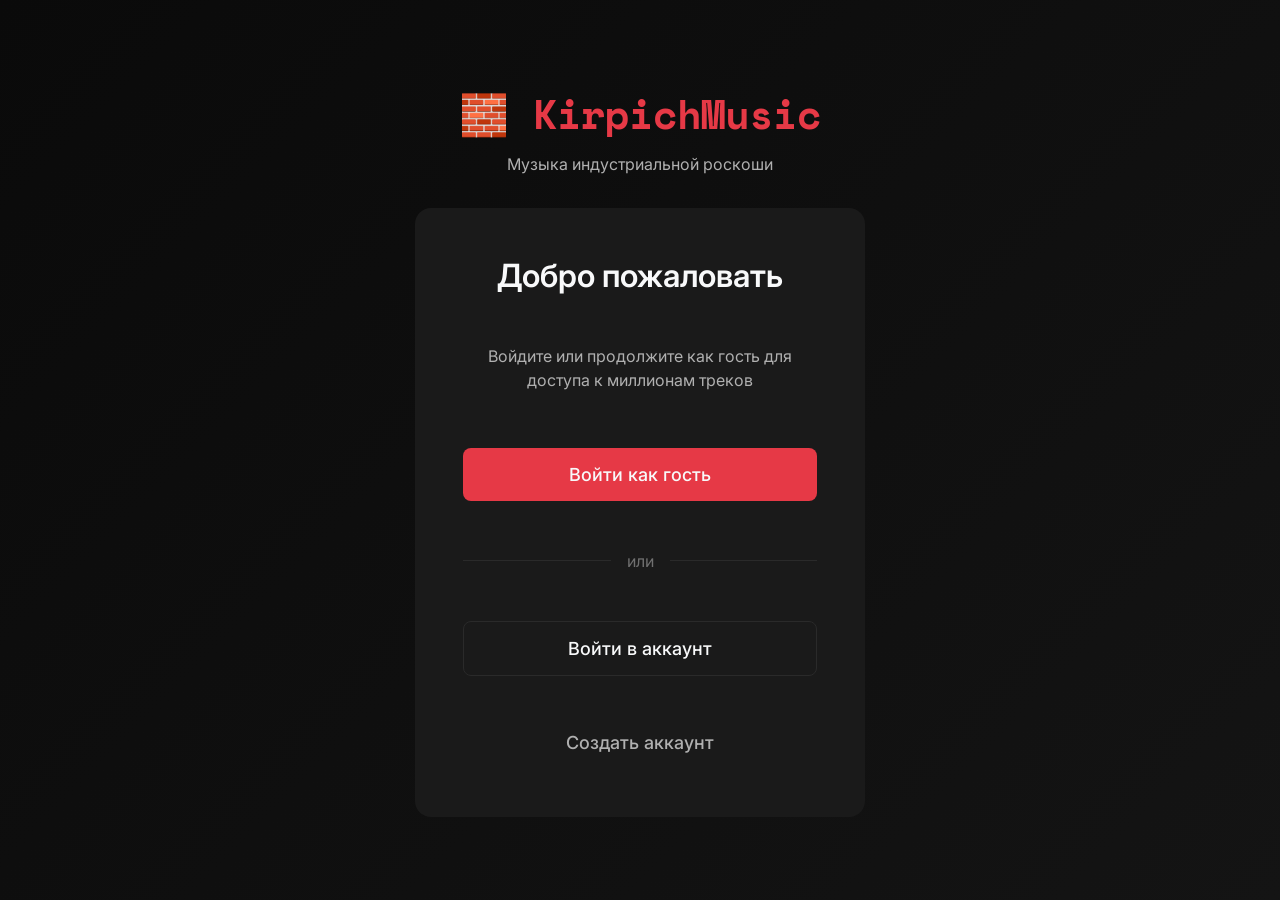
<file: index.html>
<!DOCTYPE html>
<html lang="ru">
<head>
    <meta charset="UTF-8">
    <meta name="viewport" content="width=device-width, initial-scale=1.0">
    <meta name="description" content="KirpichMusic - Современный музыкальный стриминг-сервис">
    <title>KirpichMusic</title>
    
    <link rel="preconnect" href="https://fonts.googleapis.com">
    <link rel="preconnect" href="https://fonts.gstatic.com" crossorigin>
    <link href="https://fonts.googleapis.com/css2?family=Inter:wght@300;400;500;600;700&family=Space+Mono:wght@400;700&display=swap" rel="stylesheet">
    
    <link rel="stylesheet" href="css/base.css">
    <link rel="stylesheet" href="css/components.css">
    <link rel="stylesheet" href="css/layout.css">
    <link rel="stylesheet" href="css/pages.css">
    <link rel="stylesheet" href="css/animations.css">
    <link rel="stylesheet" href="css/admin.css">
</head>
<body>
    <div id="app"></div>
    
    <script src="js/utils.js"></script>
    <script src="js/panels.js"></script>
    <script src="js/auth.js"></script>
    <script src="js/data.js"></script>
    <script src="js/state.js"></script>
    <script src="js/components.js"></script>
    <script src="js/admin.js"></script>
    <script src="js/app.js"></script>
</body>
</html>
</file>
<file: css/base.css>
:root {
    /* Industrial Luxury Color Palette */
    --color-bg-primary: #0a0a0a;
    --color-bg-secondary: #141414;
    --color-bg-tertiary: #1e1e1e;
    --color-bg-elevated: #282828;
    
    --color-surface: #1a1a1a;
    --color-surface-hover: #252525;
    --color-surface-active: #303030;
    
    --color-accent-primary: #e63946;
    --color-accent-secondary: #f1faee;
    --color-accent-tertiary: #457b9d;
    --color-accent-gold: #d4af37;
    
    --color-text-primary: #f8f9fa;
    --color-text-secondary: #b0b0b0;
    --color-text-tertiary: #707070;
    --color-text-disabled: #505050;
    
    --color-border: #2a2a2a;
    --color-border-focus: #3a3a3a;
    
    --color-success: #06d6a0;
    --color-warning: #ffd60a;
    --color-error: #ef476f;
    --color-info: #118ab2;
    
    /* Spacing */
    --space-xs: 4px;
    --space-sm: 8px;
    --space-md: 16px;
    --space-lg: 24px;
    --space-xl: 32px;
    --space-xxl: 48px;
    --space-xxxl: 64px;
    
    /* Typography */
    --font-primary: 'Inter', -apple-system, BlinkMacSystemFont, 'Segoe UI', sans-serif;
    --font-mono: 'Space Mono', 'Courier New', monospace;
    
    --font-size-xs: 0.75rem;
    --font-size-sm: 0.875rem;
    --font-size-base: 1rem;
    --font-size-lg: 1.125rem;
    --font-size-xl: 1.25rem;
    --font-size-2xl: 1.5rem;
    --font-size-3xl: 2rem;
    --font-size-4xl: 2.5rem;
    
    --line-height-tight: 1.25;
    --line-height-normal: 1.5;
    --line-height-relaxed: 1.75;
    
    /* Shadows */
    --shadow-sm: 0 1px 2px rgba(0, 0, 0, 0.5);
    --shadow-md: 0 4px 6px rgba(0, 0, 0, 0.6);
    --shadow-lg: 0 10px 15px rgba(0, 0, 0, 0.7);
    --shadow-xl: 0 20px 25px rgba(0, 0, 0, 0.8);
    
    /* Border Radius */
    --radius-sm: 4px;
    --radius-md: 8px;
    --radius-lg: 12px;
    --radius-xl: 16px;
    --radius-full: 9999px;
    
    /* Transitions */
    --transition-fast: 150ms cubic-bezier(0.4, 0, 0.2, 1);
    --transition-base: 250ms cubic-bezier(0.4, 0, 0.2, 1);
    --transition-slow: 350ms cubic-bezier(0.4, 0, 0.2, 1);
    
    /* Z-index */
    --z-dropdown: 1000;
    --z-sticky: 1020;
    --z-fixed: 1030;
    --z-modal-backdrop: 1040;
    --z-modal: 1050;
    --z-popover: 1060;
    --z-tooltip: 1070;
    
    /* Layout */
    --header-height: 64px;
    --player-height: 88px;
    --sidebar-width: 240px;
    --content-max-width: 1600px;
}

*, *::before, *::after {
    box-sizing: border-box;
    margin: 0;
    padding: 0;
}

html {
    font-size: 16px;
    -webkit-font-smoothing: antialiased;
    -moz-osx-font-smoothing: grayscale;
}

body {
    font-family: var(--font-primary);
    font-size: var(--font-size-base);
    line-height: var(--line-height-normal);
    color: var(--color-text-primary);
    background-color: var(--color-bg-primary);
    overflow-x: hidden;
}

#app {
    min-height: 100vh;
}

h1, h2, h3, h4, h5, h6 {
    font-weight: 600;
    line-height: var(--line-height-tight);
    margin-bottom: var(--space-md);
}

h1 {
    font-size: var(--font-size-4xl);
}

h2 {
    font-size: var(--font-size-3xl);
}

h3 {
    font-size: var(--font-size-2xl);
}

h4 {
    font-size: var(--font-size-xl);
}

h5 {
    font-size: var(--font-size-lg);
}

h6 {
    font-size: var(--font-size-base);
}

p {
    margin-bottom: var(--space-md);
}

a {
    color: var(--color-accent-secondary);
    text-decoration: none;
    transition: color var(--transition-fast);
}

a:hover {
    color: var(--color-accent-primary);
}

button {
    font-family: inherit;
    cursor: pointer;
    border: none;
    background: none;
}

input, textarea, select {
    font-family: inherit;
    font-size: inherit;
    color: inherit;
}

img {
    max-width: 100%;
    height: auto;
    display: block;
}

ul, ol {
    list-style: none;
}

svg {
    display: block;
    fill: currentColor;
}

:focus-visible {
    outline: 2px solid var(--color-accent-primary);
    outline-offset: 2px;
}

::selection {
    background-color: var(--color-accent-primary);
    color: var(--color-text-primary);
}

::-webkit-scrollbar {
    width: 12px;
    height: 12px;
}

::-webkit-scrollbar-track {
    background: var(--color-bg-secondary);
}

::-webkit-scrollbar-thumb {
    background: var(--color-bg-elevated);
    border-radius: var(--radius-full);
}

::-webkit-scrollbar-thumb:hover {
    background: var(--color-surface-hover);
}

.text-xs { font-size: var(--font-size-xs); }
.text-sm { font-size: var(--font-size-sm); }
.text-base { font-size: var(--font-size-base); }
.text-lg { font-size: var(--font-size-lg); }
.text-xl { font-size: var(--font-size-xl); }
.text-2xl { font-size: var(--font-size-2xl); }
.text-3xl { font-size: var(--font-size-3xl); }
.text-4xl { font-size: var(--font-size-4xl); }

.font-normal { font-weight: 400; }
.font-medium { font-weight: 500; }
.font-semibold { font-weight: 600; }
.font-bold { font-weight: 700; }

.text-primary { color: var(--color-text-primary); }
.text-secondary { color: var(--color-text-secondary); }
.text-tertiary { color: var(--color-text-tertiary); }
.text-accent { color: var(--color-accent-primary); }
.text-gold { color: var(--color-accent-gold); }

.mono { font-family: var(--font-mono); }

.truncate {
    overflow: hidden;
    text-overflow: ellipsis;
    white-space: nowrap;
}

.line-clamp-2 {
    display: -webkit-box;
    -webkit-line-clamp: 2;
    -webkit-box-orient: vertical;
    overflow: hidden;
}

.line-clamp-3 {
    display: -webkit-box;
    -webkit-line-clamp: 3;
    -webkit-box-orient: vertical;
    overflow: hidden;
}

@media (max-width: 768px) {
    :root {
        --font-size-3xl: 1.75rem;
        --font-size-4xl: 2rem;
        --header-height: 56px;
        --player-height: 72px;
        --sidebar-width: 100%;
    }
}
</file>
<file: css/components.css>
/* Buttons */
.btn {
    display: inline-flex;
    align-items: center;
    justify-content: center;
    gap: var(--space-sm);
    padding: var(--space-sm) var(--space-lg);
    font-weight: 500;
    border-radius: var(--radius-md);
    transition: all var(--transition-fast);
    white-space: nowrap;
    user-select: none;
}

.btn:disabled {
    opacity: 0.5;
    cursor: not-allowed;
}

.btn-primary {
    background-color: var(--color-accent-primary);
    color: var(--color-text-primary);
}

.btn-primary:hover:not(:disabled) {
    background-color: #d32f3c;
    transform: translateY(-1px);
    box-shadow: var(--shadow-md);
}

.btn-secondary {
    background-color: var(--color-surface);
    color: var(--color-text-primary);
    border: 1px solid var(--color-border);
}

.btn-secondary:hover:not(:disabled) {
    background-color: var(--color-surface-hover);
    border-color: var(--color-border-focus);
}

.btn-ghost {
    color: var(--color-text-secondary);
}

.btn-ghost:hover:not(:disabled) {
    color: var(--color-text-primary);
    background-color: var(--color-surface);
}

.btn-icon {
    padding: var(--space-sm);
    width: 40px;
    height: 40px;
    border-radius: var(--radius-full);
}

.btn-sm {
    padding: var(--space-xs) var(--space-md);
    font-size: var(--font-size-sm);
}

.btn-lg {
    padding: var(--space-md) var(--space-xl);
    font-size: var(--font-size-lg);
}

/* Cards */
.card {
    background-color: var(--color-surface);
    border-radius: var(--radius-lg);
    overflow: hidden;
    transition: all var(--transition-base);
}

.card:hover {
    background-color: var(--color-surface-hover);
    transform: translateY(-2px);
    box-shadow: var(--shadow-lg);
}

.card-body {
    padding: var(--space-lg);
}

.card-cover {
    width: 100%;
    aspect-ratio: 1;
    object-fit: cover;
    background-color: var(--color-bg-elevated);
}

.card-title {
    font-size: var(--font-size-base);
    font-weight: 600;
    margin-bottom: var(--space-xs);
}

.card-subtitle {
    font-size: var(--font-size-sm);
    color: var(--color-text-secondary);
}

/* Inputs */
.input {
    width: 100%;
    padding: var(--space-md);
    background-color: var(--color-surface);
    border: 1px solid var(--color-border);
    border-radius: var(--radius-md);
    color: var(--color-text-primary);
    transition: all var(--transition-fast);
}

.input:focus {
    outline: none;
    border-color: var(--color-accent-primary);
    background-color: var(--color-surface-hover);
}

.input::placeholder {
    color: var(--color-text-tertiary);
}

.input-group {
    position: relative;
}

.input-group-icon {
    position: absolute;
    left: var(--space-md);
    top: 50%;
    transform: translateY(-50%);
    color: var(--color-text-tertiary);
    pointer-events: none;
}

.input-group .input {
    padding-left: var(--space-xxl);
}

/* Modal */
.modal-backdrop {
    position: fixed;
    inset: 0;
    background-color: rgba(0, 0, 0, 0.8);
    backdrop-filter: blur(4px);
    z-index: var(--z-modal-backdrop);
    display: flex;
    align-items: center;
    justify-content: center;
    padding: var(--space-lg);
    animation: fadeIn var(--transition-base);
}

.modal {
    background-color: var(--color-bg-secondary);
    border-radius: var(--radius-xl);
    box-shadow: var(--shadow-xl);
    max-width: 500px;
    width: 100%;
    max-height: 90vh;
    overflow-y: auto;
    animation: slideUp var(--transition-base);
    z-index: var(--z-modal);
}

.modal-header {
    padding: var(--space-xl);
    border-bottom: 1px solid var(--color-border);
    display: flex;
    align-items: center;
    justify-content: space-between;
}

.modal-title {
    font-size: var(--font-size-2xl);
    font-weight: 600;
    margin: 0;
}

.modal-body {
    padding: var(--space-xl);
}

.modal-footer {
    padding: var(--space-xl);
    border-top: 1px solid var(--color-border);
    display: flex;
    gap: var(--space-md);
    justify-content: flex-end;
}

/* Dropdown */
.dropdown {
    position: relative;
}

.dropdown-menu {
    position: absolute;
    top: calc(100% + var(--space-xs));
    right: 0;
    background-color: var(--color-bg-elevated);
    border: 1px solid var(--color-border);
    border-radius: var(--radius-lg);
    box-shadow: var(--shadow-lg);
    min-width: 200px;
    z-index: var(--z-dropdown);
    animation: slideDown var(--transition-fast);
    overflow: hidden;
}

.dropdown-item {
    display: flex;
    align-items: center;
    gap: var(--space-md);
    padding: var(--space-md) var(--space-lg);
    color: var(--color-text-primary);
    transition: background-color var(--transition-fast);
    cursor: pointer;
}

.dropdown-item:hover {
    background-color: var(--color-surface-hover);
}

.dropdown-divider {
    height: 1px;
    background-color: var(--color-border);
    margin: var(--space-xs) 0;
}

/* Avatar */
.avatar {
    width: 40px;
    height: 40px;
    border-radius: var(--radius-full);
    overflow: hidden;
    background-color: var(--color-bg-elevated);
    display: flex;
    align-items: center;
    justify-content: center;
    font-weight: 600;
    color: var(--color-text-secondary);
}

.avatar img {
    width: 100%;
    height: 100%;
    object-fit: cover;
}

.avatar-sm {
    width: 32px;
    height: 32px;
    font-size: var(--font-size-sm);
}

.avatar-lg {
    width: 64px;
    height: 64px;
    font-size: var(--font-size-xl);
}

.avatar-xl {
    width: 128px;
    height: 128px;
    font-size: var(--font-size-3xl);
}

/* Badge */
.badge {
    display: inline-flex;
    align-items: center;
    padding: var(--space-xs) var(--space-sm);
    font-size: var(--font-size-xs);
    font-weight: 600;
    border-radius: var(--radius-full);
    text-transform: uppercase;
    letter-spacing: 0.05em;
}

.badge-primary {
    background-color: var(--color-accent-primary);
    color: var(--color-text-primary);
}

.badge-secondary {
    background-color: var(--color-surface);
    color: var(--color-text-secondary);
}

.badge-success {
    background-color: var(--color-success);
    color: var(--color-bg-primary);
}

.badge-gold {
    background-color: var(--color-accent-gold);
    color: var(--color-bg-primary);
}

/* Progress Bar */
.progress {
    width: 100%;
    height: 4px;
    background-color: var(--color-surface);
    border-radius: var(--radius-full);
    overflow: hidden;
    cursor: pointer;
}

.progress-bar {
    height: 100%;
    background-color: var(--color-accent-primary);
    transition: width var(--transition-fast);
    position: relative;
}

.progress-bar::after {
    content: '';
    position: absolute;
    right: 0;
    top: 50%;
    transform: translate(50%, -50%);
    width: 12px;
    height: 12px;
    background-color: var(--color-accent-primary);
    border-radius: var(--radius-full);
    opacity: 0;
    transition: opacity var(--transition-fast);
}

.progress:hover .progress-bar::after {
    opacity: 1;
}

/* Tabs */
.tabs {
    display: flex;
    gap: var(--space-sm);
    border-bottom: 1px solid var(--color-border);
    overflow-x: auto;
}

.tab {
    padding: var(--space-md) var(--space-lg);
    color: var(--color-text-secondary);
    border-bottom: 2px solid transparent;
    transition: all var(--transition-fast);
    white-space: nowrap;
}

.tab:hover {
    color: var(--color-text-primary);
}

.tab.active {
    color: var(--color-accent-primary);
    border-bottom-color: var(--color-accent-primary);
}

/* Notifications */
.notification {
    display: flex;
    align-items: flex-start;
    gap: var(--space-md);
    padding: var(--space-lg);
    background-color: var(--color-bg-elevated);
    border-radius: var(--radius-lg);
    border-left: 4px solid var(--color-accent-primary);
    box-shadow: var(--shadow-lg);
    animation: slideRight var(--transition-base);
}

.notification-icon {
    flex-shrink: 0;
    width: 24px;
    height: 24px;
}

.notification-content {
    flex: 1;
}

.notification-title {
    font-weight: 600;
    margin-bottom: var(--space-xs);
}

.notification-message {
    font-size: var(--font-size-sm);
    color: var(--color-text-secondary);
}

.notification-close {
    flex-shrink: 0;
    color: var(--color-text-tertiary);
}

/* Toast Container */
.toast-container {
    position: fixed;
    top: var(--space-lg);
    right: var(--space-lg);
    z-index: var(--z-tooltip);
    display: flex;
    flex-direction: column;
    gap: var(--space-md);
    pointer-events: none;
}

.toast-container > * {
    pointer-events: auto;
}

/* Skeleton Loader */
.skeleton {
    background: linear-gradient(
        90deg,
        var(--color-surface) 0%,
        var(--color-surface-hover) 50%,
        var(--color-surface) 100%
    );
    background-size: 200% 100%;
    animation: shimmer 1.5s infinite;
    border-radius: var(--radius-md);
}

.skeleton-text {
    height: 1em;
    margin-bottom: var(--space-sm);
}

.skeleton-avatar {
    width: 40px;
    height: 40px;
    border-radius: var(--radius-full);
}

.skeleton-card {
    width: 100%;
    aspect-ratio: 1;
}

/* Animations */
@keyframes fadeIn {
    from {
        opacity: 0;
    }
    to {
        opacity: 1;
    }
}

@keyframes slideUp {
    from {
        transform: translateY(20px);
        opacity: 0;
    }
    to {
        transform: translateY(0);
        opacity: 1;
    }
}

@keyframes slideDown {
    from {
        transform: translateY(-10px);
        opacity: 0;
    }
    to {
        transform: translateY(0);
        opacity: 1;
    }
}

@keyframes slideRight {
    from {
        transform: translateX(100%);
        opacity: 0;
    }
    to {
        transform: translateX(0);
        opacity: 1;
    }
}

@keyframes shimmer {
    0% {
        background-position: 200% 0;
    }
    100% {
        background-position: -200% 0;
    }
}

@keyframes spin {
    to {
        transform: rotate(360deg);
    }
}

.animate-spin {
    animation: spin 1s linear infinite;
}

/* Utilities */
.hidden {
    display: none !important;
}

.sr-only {
    position: absolute;
    width: 1px;
    height: 1px;
    padding: 0;
    margin: -1px;
    overflow: hidden;
    clip: rect(0, 0, 0, 0);
    white-space: nowrap;
    border-width: 0;
}
</file>
<file: css/layout.css>
/* Main Layout */
.app-container {
    display: flex;
    flex-direction: column;
    min-height: 100vh;
}

.app-main {
    display: flex;
    flex: 1;
}

/* Sidebar */
.sidebar {
    width: var(--sidebar-width);
    background-color: var(--color-bg-secondary);
    border-right: 1px solid var(--color-border);
    display: flex;
    flex-direction: column;
    position: fixed;
    left: 0;
    top: 0;
    bottom: var(--player-height);
    overflow-y: auto;
    z-index: var(--z-sticky);
}

.sidebar-resizer {
    position: absolute;
    top: 0;
    right: 0;
    bottom: 0;
    width: 4px;
    cursor: col-resize;
    background-color: transparent;
    transition: background-color 0.2s;
}

.sidebar-resizer:hover {
    background-color: var(--color-accent-primary);
}

.sidebar-header {
    padding: var(--space-lg);
    border-bottom: 1px solid var(--color-border);
}

.sidebar-logo {
    display: flex;
    align-items: center;
    gap: var(--space-md);
    font-size: var(--font-size-xl);
    font-weight: 700;
    font-family: var(--font-mono);
    color: var(--color-accent-primary);
}

.sidebar-nav {
    flex: 1;
    padding: var(--space-lg);
}

.sidebar-nav-section {
    margin-bottom: var(--space-xl);
}

.sidebar-nav-title {
    font-size: var(--font-size-xs);
    font-weight: 600;
    text-transform: uppercase;
    letter-spacing: 0.05em;
    color: var(--color-text-tertiary);
    margin-bottom: var(--space-md);
}

.sidebar-nav-item {
    display: flex;
    align-items: center;
    gap: var(--space-md);
    padding: var(--space-md);
    border-radius: var(--radius-md);
    color: var(--color-text-secondary);
    transition: all var(--transition-fast);
    margin-bottom: var(--space-xs);
}

.sidebar-nav-item:hover {
    background-color: var(--color-surface);
    color: var(--color-text-primary);
}

.sidebar-nav-item.active {
    background-color: var(--color-accent-primary);
    color: var(--color-text-primary);
}

.sidebar-nav-item svg {
    width: 20px;
    height: 20px;
}

/* Content Area */
.content {
    flex: 1;
    margin-left: var(--sidebar-width);
    padding-bottom: var(--player-height);
}

.content-header {
    position: sticky;
    top: 0;
    z-index: var(--z-sticky);
    background-color: rgba(10, 10, 10, 0.95);
    backdrop-filter: blur(10px);
    border-bottom: 1px solid var(--color-border);
    padding: var(--space-lg) var(--space-xl);
}

.content-header-top {
    display: flex;
    align-items: center;
    justify-content: space-between;
    margin-bottom: var(--space-lg);
}

.content-header-actions {
    display: flex;
    align-items: center;
    gap: var(--space-md);
}

.content-body {
    padding: var(--space-xl);
    max-width: var(--content-max-width);
}

/* Grid System */
.grid {
    display: grid;
    gap: var(--space-lg);
}

.grid-cols-2 {
    grid-template-columns: repeat(2, 1fr);
}

.grid-cols-3 {
    grid-template-columns: repeat(3, 1fr);
}

.grid-cols-4 {
    grid-template-columns: repeat(4, 1fr);
}

.grid-cols-5 {
    grid-template-columns: repeat(5, 1fr);
}

.grid-cols-6 {
    grid-template-columns: repeat(6, 1fr);
}

.grid-auto-fill {
    grid-template-columns: repeat(auto-fill, minmax(180px, 1fr));
}

/* Player Bar */
.player-bar {
    position: fixed;
    bottom: 20px;
    left: 20px;
    right: 20px;
    height: auto;
    background-color: var(--color-bg-elevated);
    border: 1px solid var(--color-border);
    border-radius: var(--radius-xl);
    z-index: var(--z-fixed);
    display: flex;
    flex-direction: column;
    overflow: hidden;
    box-shadow: var(--shadow-xl);
}

.player-bar-content {
    display: flex;
    align-items: center;
    padding: var(--space-md) var(--space-lg);
    gap: var(--space-lg);
}

.player-drag-handle {
    background: var(--color-bg-tertiary);
    padding: 4px;
    text-align: center;
    cursor: move;
    font-size: 10px;
    letter-spacing: 4px;
    color: var(--color-text-tertiary);
    user-select: none;
}

.player-track-info {
    display: flex;
    align-items: center;
    gap: var(--space-md);
    flex: 1;
    min-width: 0;
}

.player-cover {
    width: 56px;
    height: 56px;
    border-radius: var(--radius-md);
    object-fit: cover;
    background-color: var(--color-surface);
}

.player-details {
    flex: 1;
    min-width: 0;
}

.player-title {
    font-weight: 600;
    margin-bottom: var(--space-xs);
}

.player-artist {
    font-size: var(--font-size-sm);
    color: var(--color-text-secondary);
}

.player-controls {
    display: flex;
    flex-direction: column;
    align-items: center;
    gap: var(--space-sm);
    flex: 2;
}

.player-buttons {
    display: flex;
    align-items: center;
    gap: var(--space-md);
}

.player-btn {
    color: var(--color-text-secondary);
    transition: all var(--transition-fast);
}

.player-btn:hover {
    color: var(--color-text-primary);
    transform: scale(1.1);
}

.player-btn-play {
    width: 48px;
    height: 48px;
    background-color: var(--color-accent-primary);
    border-radius: var(--radius-full);
    color: var(--color-text-primary);
}

.player-btn-play:hover {
    background-color: #d32f3c;
}

.player-timeline {
    display: flex;
    align-items: center;
    gap: var(--space-md);
    width: 100%;
    max-width: 600px;
}

.player-time {
    font-size: var(--font-size-sm);
    font-family: var(--font-mono);
    color: var(--color-text-secondary);
    min-width: 40px;
}

.player-extras {
    display: flex;
    align-items: center;
    gap: var(--space-md);
    flex: 1;
    justify-content: flex-end;
}

.player-volume {
    display: flex;
    align-items: center;
    gap: var(--space-sm);
    min-width: 120px;
}

/* Section */
.section {
    margin-bottom: var(--space-xxxl);
}

.section-header {
    display: flex;
    align-items: center;
    justify-content: space-between;
    margin-bottom: var(--space-lg);
}

.section-title {
    font-size: var(--font-size-2xl);
    font-weight: 700;
    margin: 0;
}

.section-link {
    color: var(--color-text-secondary);
    font-size: var(--font-size-sm);
    font-weight: 600;
}

.section-link:hover {
    color: var(--color-accent-primary);
}

/* List */
.list {
    display: flex;
    flex-direction: column;
}

.list-item {
    display: flex;
    align-items: center;
    gap: var(--space-md);
    padding: var(--space-md);
    border-radius: var(--radius-md);
    transition: background-color var(--transition-fast);
}

.list-item:hover {
    background-color: var(--color-surface);
}

.list-item-cover {
    width: 48px;
    height: 48px;
    border-radius: var(--radius-md);
    object-fit: cover;
    background-color: var(--color-bg-elevated);
}

.list-item-content {
    flex: 1;
    min-width: 0;
}

.list-item-title {
    font-weight: 600;
    margin-bottom: var(--space-xs);
}

.list-item-subtitle {
    font-size: var(--font-size-sm);
    color: var(--color-text-secondary);
}

.list-item-actions {
    display: flex;
    align-items: center;
    gap: var(--space-sm);
}

/* Container */
.container {
    max-width: var(--content-max-width);
    margin: 0 auto;
    padding: 0 var(--space-xl);
}

.container-narrow {
    max-width: 800px;
}

/* Flex utilities */
.flex {
    display: flex;
}

.flex-col {
    flex-direction: column;
}

.items-center {
    align-items: center;
}

.items-start {
    align-items: flex-start;
}

.items-end {
    align-items: flex-end;
}

.justify-center {
    justify-content: center;
}

.justify-between {
    justify-content: space-between;
}

.justify-end {
    justify-content: flex-end;
}

.gap-xs { gap: var(--space-xs); }
.gap-sm { gap: var(--space-sm); }
.gap-md { gap: var(--space-md); }
.gap-lg { gap: var(--space-lg); }
.gap-xl { gap: var(--space-xl); }

.flex-1 {
    flex: 1;
}

.flex-shrink-0 {
    flex-shrink: 0;
}

/* Spacing utilities */
.p-xs { padding: var(--space-xs); }
.p-sm { padding: var(--space-sm); }
.p-md { padding: var(--space-md); }
.p-lg { padding: var(--space-lg); }
.p-xl { padding: var(--space-xl); }

.m-xs { margin: var(--space-xs); }
.m-sm { margin: var(--space-sm); }
.m-md { margin: var(--space-md); }
.m-lg { margin: var(--space-lg); }
.m-xl { margin: var(--space-xl); }

.mb-xs { margin-bottom: var(--space-xs); }
.mb-sm { margin-bottom: var(--space-sm); }
.mb-md { margin-bottom: var(--space-md); }
.mb-lg { margin-bottom: var(--space-lg); }
.mb-xl { margin-bottom: var(--space-xl); }

/* Mobile Navigation */
.mobile-nav {
    display: none;
}

/* Responsive */
@media (max-width: 1024px) {
    .grid-cols-6 {
        grid-template-columns: repeat(4, 1fr);
    }
    
    .grid-cols-5 {
        grid-template-columns: repeat(3, 1fr);
    }
}

@media (max-width: 768px) {
    .sidebar {
        transform: translateX(-100%);
        transition: transform var(--transition-base);
    }
    
    .sidebar.open {
        transform: translateX(0);
    }
    
    .content {
        margin-left: 0;
    }
    
    .content-body {
        padding: var(--space-lg);
    }
    
    .player-bar {
        flex-wrap: wrap;
        height: auto;
        padding: var(--space-md);
    }
    
    .player-controls {
        order: -1;
        width: 100%;
        margin-bottom: var(--space-sm);
    }
    
    .player-extras {
        display: none;
    }
    
    .grid-cols-4,
    .grid-cols-3 {
        grid-template-columns: repeat(2, 1fr);
    }
    
    .grid-cols-2 {
        grid-template-columns: 1fr;
    }
    
    .mobile-nav {
        display: flex;
        position: fixed;
        bottom: var(--player-height);
        left: 0;
        right: 0;
        background-color: var(--color-bg-elevated);
        border-top: 1px solid var(--color-border);
        z-index: var(--z-sticky);
        padding: var(--space-sm);
        justify-content: space-around;
    }
    
    .mobile-nav-item {
        display: flex;
        flex-direction: column;
        align-items: center;
        gap: var(--space-xs);
        padding: var(--space-sm);
        color: var(--color-text-secondary);
        font-size: var(--font-size-xs);
        transition: color var(--transition-fast);
    }
    
    .mobile-nav-item.active {
        color: var(--color-accent-primary);
    }
    
    .mobile-nav-item svg {
        width: 24px;
        height: 24px;
    }
}

@media (max-width: 480px) {
    .grid-auto-fill {
        grid-template-columns: repeat(auto-fill, minmax(140px, 1fr));
    }
}
</file>
<file: css/pages.css>
/* Auth Page */
.auth-page {
    min-height: 100vh;
    display: flex;
    align-items: center;
    justify-content: center;
    background: linear-gradient(135deg, var(--color-bg-primary) 0%, var(--color-bg-secondary) 100%);
    padding: var(--space-xl);
}

.auth-container {
    max-width: 450px;
    width: 100%;
}

.auth-logo {
    text-align: center;
    margin-bottom: var(--space-xl);
}

.auth-logo-text {
    font-size: var(--font-size-4xl);
    font-weight: 700;
    font-family: var(--font-mono);
    color: var(--color-accent-primary);
    margin-bottom: var(--space-sm);
}

.auth-logo-subtitle {
    color: var(--color-text-secondary);
}

.auth-card {
    background-color: var(--color-surface);
    border-radius: var(--radius-xl);
    padding: var(--space-xxl);
}

.auth-form {
    display: flex;
    flex-direction: column;
    gap: var(--space-lg);
}

.auth-divider {
    display: flex;
    align-items: center;
    gap: var(--space-md);
    color: var(--color-text-tertiary);
    margin: var(--space-lg) 0;
}

.auth-divider::before,
.auth-divider::after {
    content: '';
    flex: 1;
    height: 1px;
    background-color: var(--color-border);
}

/* Onboarding */
.onboarding-page {
    min-height: 100vh;
    display: flex;
    flex-direction: column;
    align-items: center;
    justify-content: center;
    padding: var(--space-xl);
}

.onboarding-step {
    max-width: 600px;
    width: 100%;
    text-align: center;
}

.onboarding-icon {
    width: 120px;
    height: 120px;
    margin: 0 auto var(--space-xl);
    background-color: var(--color-surface);
    border-radius: var(--radius-full);
    display: flex;
    align-items: center;
    justify-content: center;
    font-size: 3rem;
}

.onboarding-title {
    font-size: var(--font-size-3xl);
    margin-bottom: var(--space-md);
}

.onboarding-description {
    color: var(--color-text-secondary);
    margin-bottom: var(--space-xl);
    line-height: var(--line-height-relaxed);
}

.onboarding-actions {
    display: flex;
    gap: var(--space-md);
    justify-content: center;
}

.onboarding-progress {
    display: flex;
    gap: var(--space-sm);
    justify-content: center;
    margin-top: var(--space-xl);
}

.onboarding-dot {
    width: 8px;
    height: 8px;
    border-radius: var(--radius-full);
    background-color: var(--color-surface);
    transition: all var(--transition-base);
}

.onboarding-dot.active {
    background-color: var(--color-accent-primary);
    width: 24px;
}

/* Home Page */
.hero {
    padding: var(--space-xxxl) 0;
    background: linear-gradient(180deg, var(--color-bg-secondary) 0%, var(--color-bg-primary) 100%);
}

.hero-content {
    max-width: 800px;
}

.hero-badge {
    display: inline-flex;
    align-items: center;
    gap: var(--space-sm);
    padding: var(--space-sm) var(--space-lg);
    background-color: var(--color-surface);
    border-radius: var(--radius-full);
    font-size: var(--font-size-sm);
    margin-bottom: var(--space-lg);
}

.hero-title {
    font-size: var(--font-size-4xl);
    font-weight: 700;
    line-height: var(--line-height-tight);
    margin-bottom: var(--space-lg);
    background: linear-gradient(135deg, var(--color-text-primary) 0%, var(--color-accent-primary) 100%);
    -webkit-background-clip: text;
    -webkit-text-fill-color: transparent;
    background-clip: text;
}

.hero-description {
    font-size: var(--font-size-lg);
    color: var(--color-text-secondary);
    line-height: var(--line-height-relaxed);
    margin-bottom: var(--space-xl);
}

.hero-actions {
    display: flex;
    gap: var(--space-md);
    flex-wrap: wrap;
}

/* Profile Page */
.profile-header {
    display: flex;
    gap: var(--space-xl);
    padding: var(--space-xxxl) var(--space-xl);
    background: linear-gradient(180deg, var(--color-bg-secondary) 0%, transparent 100%);
    align-items: flex-end;
}

.profile-cover {
    position: relative;
}

.profile-avatar {
    width: 200px;
    height: 200px;
    border-radius: var(--radius-xl);
    box-shadow: var(--shadow-xl);
}

.profile-verified {
    position: absolute;
    bottom: var(--space-md);
    right: var(--space-md);
    width: 32px;
    height: 32px;
    background-color: var(--color-accent-primary);
    border-radius: var(--radius-full);
    display: flex;
    align-items: center;
    justify-content: center;
    border: 3px solid var(--color-bg-primary);
}

.profile-info {
    flex: 1;
}

.profile-name {
    font-size: var(--font-size-3xl);
    font-weight: 700;
    margin-bottom: var(--space-sm);
}

.profile-username {
    color: var(--color-text-secondary);
    margin-bottom: var(--space-md);
}

.profile-bio {
    color: var(--color-text-secondary);
    line-height: var(--line-height-relaxed);
    margin-bottom: var(--space-lg);
    max-width: 600px;
}

.profile-stats {
    display: flex;
    gap: var(--space-xl);
    margin-bottom: var(--space-lg);
}

.profile-stat {
    display: flex;
    flex-direction: column;
}

.profile-stat-value {
    font-size: var(--font-size-2xl);
    font-weight: 700;
    font-family: var(--font-mono);
}

.profile-stat-label {
    color: var(--color-text-secondary);
    font-size: var(--font-size-sm);
}

.profile-actions {
    display: flex;
    gap: var(--space-md);
}

/* Expanded Player */
.expanded-player {
    display: flex;
    height: calc(100vh - var(--player-height));
    overflow: hidden;
}

.expanded-player-main {
    flex: 1;
    display: flex;
    flex-direction: column;
    align-items: center;
    justify-content: center;
    padding: var(--space-xxxl);
    background: linear-gradient(180deg, var(--color-bg-secondary) 0%, var(--color-bg-primary) 100%);
}

.expanded-player-cover {
    width: 100%;
    max-width: 500px;
    aspect-ratio: 1;
    border-radius: var(--radius-xl);
    box-shadow: var(--shadow-xl);
    margin-bottom: var(--space-xl);
    object-fit: cover;
}

.expanded-player-info {
    text-align: center;
    width: 100%;
    max-width: 500px;
    margin-bottom: var(--space-xl);
}

.expanded-player-title {
    font-size: var(--font-size-3xl);
    font-weight: 700;
    margin-bottom: var(--space-sm);
}

.expanded-player-artist {
    font-size: var(--font-size-lg);
    color: var(--color-text-secondary);
}

.expanded-player-sidebar {
    width: 400px;
    background-color: var(--color-bg-secondary);
    border-left: 1px solid var(--color-border);
    overflow-y: auto;
    display: flex;
    flex-direction: column;
}

.expanded-player-tabs {
    display: flex;
    border-bottom: 1px solid var(--color-border);
}

.expanded-player-tab {
    flex: 1;
    padding: var(--space-lg);
    text-align: center;
    color: var(--color-text-secondary);
    border-bottom: 2px solid transparent;
    transition: all var(--transition-fast);
}

.expanded-player-tab.active {
    color: var(--color-accent-primary);
    border-bottom-color: var(--color-accent-primary);
}

.expanded-player-content {
    flex: 1;
    padding: var(--space-lg);
}

.queue-item {
    display: flex;
    align-items: center;
    gap: var(--space-md);
    padding: var(--space-md);
    border-radius: var(--radius-md);
    transition: background-color var(--transition-fast);
    cursor: grab;
}

.queue-item:hover {
    background-color: var(--color-surface);
}

.queue-item.dragging {
    opacity: 0.5;
}

.queue-item-number {
    font-family: var(--font-mono);
    color: var(--color-text-tertiary);
    min-width: 24px;
}

.queue-item.playing .queue-item-number {
    color: var(--color-accent-primary);
}

.lyrics {
    font-size: var(--font-size-lg);
    line-height: var(--line-height-relaxed);
    color: var(--color-text-secondary);
}

.lyrics-line {
    margin-bottom: var(--space-lg);
    transition: all var(--transition-base);
}

.lyrics-line.active {
    color: var(--color-text-primary);
    font-weight: 600;
    transform: scale(1.05);
}

/* Visualizer */
.visualizer-canvas {
    width: 100%;
    max-width: 500px;
    height: 200px;
    background-color: var(--color-bg-elevated);
    border-radius: var(--radius-lg);
    margin-bottom: var(--space-xl);
}

/* Search Page */
.search-command {
    position: fixed;
    top: 20%;
    left: 50%;
    transform: translateX(-50%);
    width: 90%;
    max-width: 600px;
    background-color: var(--color-bg-elevated);
    border: 1px solid var(--color-border);
    border-radius: var(--radius-xl);
    box-shadow: var(--shadow-xl);
    z-index: var(--z-modal);
    animation: slideUp var(--transition-base);
}

.search-input-wrapper {
    padding: var(--space-lg);
    border-bottom: 1px solid var(--color-border);
}

.search-input {
    width: 100%;
    padding: var(--space-md);
    background: transparent;
    border: none;
    font-size: var(--font-size-lg);
    color: var(--color-text-primary);
}

.search-input:focus {
    outline: none;
}

.search-results {
    max-height: 400px;
    overflow-y: auto;
}

.search-category {
    padding: var(--space-lg);
}

.search-category-title {
    font-size: var(--font-size-sm);
    font-weight: 600;
    text-transform: uppercase;
    letter-spacing: 0.05em;
    color: var(--color-text-tertiary);
    margin-bottom: var(--space-md);
}

.search-result-item {
    display: flex;
    align-items: center;
    gap: var(--space-md);
    padding: var(--space-md);
    border-radius: var(--radius-md);
    cursor: pointer;
    transition: background-color var(--transition-fast);
}

.search-result-item:hover,
.search-result-item.selected {
    background-color: var(--color-surface);
}

/* IRC Chat */
.chat-container {
    display: flex;
    flex-direction: column;
    height: calc(100vh - 200px);
    background: var(--color-bg-secondary);
    border-radius: var(--radius-lg);
    overflow: hidden;
    position: relative;
    border: 1px solid var(--color-border);
    box-shadow: var(--shadow-xl);
}

.chat-layout {
    display: flex;
    flex: 1;
    overflow: hidden;
}

.panel-handle {
    background: var(--color-bg-tertiary);
    padding: 6px;
    text-align: center;
    cursor: move;
    font-size: 12px;
    letter-spacing: 4px;
    color: var(--color-text-tertiary);
    user-select: none;
}

.panel-resizer {
    position: absolute;
    bottom: 0;
    right: 0;
    width: 20px;
    height: 20px;
    cursor: nwse-resize;
    background: linear-gradient(135deg, transparent 50%, var(--color-text-tertiary) 50%);
    z-index: 10;
}

.chat-channels {
    width: 240px;
    background-color: var(--color-bg-secondary);
    border-right: 1px solid var(--color-border);
    overflow-y: auto;
    padding: var(--space-lg);
}

.chat-channel-item {
    display: flex;
    align-items: center;
    gap: var(--space-md);
    padding: var(--space-md);
    border-radius: var(--radius-md);
    color: var(--color-text-secondary);
    transition: all var(--transition-fast);
    margin-bottom: var(--space-xs);
    cursor: pointer;
}

.chat-channel-item:hover {
    background-color: var(--color-surface);
    color: var(--color-text-primary);
}

.chat-channel-item.active {
    background-color: var(--color-accent-primary);
    color: var(--color-text-primary);
}

.chat-channel-icon {
    font-weight: 700;
}

.chat-channel-unread {
    margin-left: auto;
    background-color: var(--color-accent-primary);
    color: var(--color-text-primary);
    font-size: var(--font-size-xs);
    padding: var(--space-xs) var(--space-sm);
    border-radius: var(--radius-full);
    font-weight: 600;
}

.chat-main {
    flex: 1;
    display: flex;
    flex-direction: column;
}

.chat-header {
    padding: var(--space-lg) var(--space-xl);
    border-bottom: 1px solid var(--color-border);
    display: flex;
    align-items: center;
    justify-content: space-between;
}

.chat-messages {
    flex: 1;
    overflow-y: auto;
    padding: var(--space-lg);
    display: flex;
    flex-direction: column;
    gap: var(--space-lg);
}

.chat-message {
    display: flex;
    gap: var(--space-md);
    animation: fadeIn var(--transition-fast);
}

.chat-message-avatar {
    flex-shrink: 0;
}

.chat-message-content {
    flex: 1;
    min-width: 0;
}

.chat-message-header {
    display: flex;
    align-items: center;
    gap: var(--space-sm);
    margin-bottom: var(--space-xs);
}

.chat-message-author {
    font-weight: 600;
    cursor: pointer;
}

.chat-message-author:hover {
    color: var(--color-accent-primary);
}

.chat-message-time {
    font-size: var(--font-size-xs);
    color: var(--color-text-tertiary);
}

.chat-message-text {
    color: var(--color-text-secondary);
    line-height: var(--line-height-relaxed);
    word-wrap: break-word;
}

.chat-message-mention {
    color: var(--color-accent-primary);
    font-weight: 600;
    cursor: pointer;
}

.chat-message-mention:hover {
    text-decoration: underline;
}

.chat-input-wrapper {
    padding: var(--space-lg);
    border-top: 1px solid var(--color-border);
}

.chat-input {
    width: 100%;
    padding: var(--space-md);
    background-color: var(--color-surface);
    border: 1px solid var(--color-border);
    border-radius: var(--radius-lg);
    color: var(--color-text-primary);
    resize: none;
    min-height: 60px;
    max-height: 200px;
}

.chat-input:focus {
    outline: none;
    border-color: var(--color-accent-primary);
}

/* Playlist Page */
.playlist-header {
    display: flex;
    gap: var(--space-xl);
    padding: var(--space-xxxl) var(--space-xl);
    background: linear-gradient(180deg, var(--color-bg-secondary) 0%, transparent 100%);
    align-items: flex-end;
}

.playlist-cover {
    width: 240px;
    height: 240px;
    border-radius: var(--radius-xl);
    box-shadow: var(--shadow-xl);
    object-fit: cover;
    background-color: var(--color-surface);
}

.playlist-info {
    flex: 1;
}

.playlist-type {
    font-size: var(--font-size-sm);
    font-weight: 600;
    text-transform: uppercase;
    letter-spacing: 0.05em;
    color: var(--color-text-secondary);
    margin-bottom: var(--space-sm);
}

.playlist-title {
    font-size: var(--font-size-4xl);
    font-weight: 700;
    margin-bottom: var(--space-md);
}

.playlist-description {
    color: var(--color-text-secondary);
    margin-bottom: var(--space-lg);
    max-width: 600px;
}

.playlist-meta {
    display: flex;
    align-items: center;
    gap: var(--space-md);
    color: var(--color-text-secondary);
    font-size: var(--font-size-sm);
}

.playlist-meta-separator {
    width: 4px;
    height: 4px;
    background-color: var(--color-text-tertiary);
    border-radius: var(--radius-full);
}

.playlist-actions {
    display: flex;
    gap: var(--space-md);
    align-items: center;
    padding: var(--space-xl);
}

.playlist-tracks {
    padding: 0 var(--space-xl);
}

.track-list-header {
    display: grid;
    grid-template-columns: 40px 1fr 200px 100px 60px;
    gap: var(--space-lg);
    padding: var(--space-md) var(--space-lg);
    border-bottom: 1px solid var(--color-border);
    color: var(--color-text-tertiary);
    font-size: var(--font-size-sm);
    text-transform: uppercase;
    letter-spacing: 0.05em;
}

.track-list-item {
    display: grid;
    grid-template-columns: 40px 1fr 200px 100px 60px;
    gap: var(--space-lg);
    padding: var(--space-md) var(--space-lg);
    border-radius: var(--radius-md);
    transition: background-color var(--transition-fast);
    align-items: center;
}

.track-list-item:hover {
    background-color: var(--color-surface);
}

.track-list-item.playing {
    background-color: var(--color-surface-active);
}

.track-number {
    font-family: var(--font-mono);
    color: var(--color-text-tertiary);
    text-align: center;
}

.track-list-item:hover .track-number,
.track-list-item.playing .track-number {
    color: var(--color-accent-primary);
}

.track-info {
    display: flex;
    gap: var(--space-md);
    align-items: center;
    min-width: 0;
}

.track-cover {
    width: 40px;
    height: 40px;
    border-radius: var(--radius-sm);
    object-fit: cover;
    background-color: var(--color-bg-elevated);
}

.track-details {
    min-width: 0;
}

.track-name {
    font-weight: 600;
    margin-bottom: var(--space-xs);
}

.track-artist {
    font-size: var(--font-size-sm);
    color: var(--color-text-secondary);
}

.track-album {
    color: var(--color-text-secondary);
}

.track-duration {
    font-family: var(--font-mono);
    color: var(--color-text-tertiary);
    text-align: right;
}

/* Responsive */
@media (max-width: 768px) {
    .profile-header {
        flex-direction: column;
        align-items: center;
        text-align: center;
    }
    
    .profile-avatar {
        width: 150px;
        height: 150px;
    }
    
    .profile-stats {
        justify-content: center;
    }
    
    .expanded-player {
        flex-direction: column;
    }
    
    .expanded-player-sidebar {
        width: 100%;
        height: 300px;
    }
    
    .chat-container {
        flex-direction: column;
    }
    
    .chat-channels {
        width: 100%;
        max-height: 150px;
        border-right: none;
        border-bottom: 1px solid var(--color-border);
    }
    
    .playlist-header {
        flex-direction: column;
        align-items: center;
        text-align: center;
    }
    
    .playlist-cover {
        width: 200px;
        height: 200px;
    }
    
    .track-list-header {
        grid-template-columns: 40px 1fr 60px;
    }
    
    .track-list-item {
        grid-template-columns: 40px 1fr 60px;
    }
    
    .track-album,
    .track-list-header :nth-child(3) {
        display: none;
    }
}
</file>
<file: css/animations.css>
@keyframes fadeIn {
    from { opacity: 0; }
    to { opacity: 1; }
}

@keyframes slideUp {
    from { transform: translateY(20px); opacity: 0; }
    to { transform: translateY(0); opacity: 1; }
}

@keyframes slideInRight {
    from { transform: translateX(100%); }
    to { transform: translateX(0); }
}

@keyframes pulse {
    0% { transform: scale(1); opacity: 1; }
    50% { transform: scale(1.1); opacity: 0.7; }
    100% { transform: scale(1); opacity: 1; }
}

@keyframes skeletonLoading {
    0% { background-position: -200% 0; }
    100% { background-position: 200% 0; }
}

.fade-in {
    animation: fadeIn 0.3s ease-in-out;
}

.slide-up {
    animation: slideUp 0.4s cubic-bezier(0.16, 1, 0.3, 1);
}

.page-transition {
    animation: fadeIn 0.3s ease-out, slideUp 0.4s cubic-bezier(0.16, 1, 0.3, 1);
}

.pulse {
    animation: pulse 2s infinite ease-in-out;
}

.skeleton {
    background: linear-gradient(90deg, var(--color-bg-secondary) 25%, var(--color-bg-tertiary) 50%, var(--color-bg-secondary) 75%);
    background-size: 200% 100%;
    animation: skeletonLoading 1.5s infinite;
}

/* Hover Effects */
.hover-scale {
    transition: transform 0.2s ease;
}

.hover-scale:hover {
    transform: scale(1.02);
}

.hover-lift {
    transition: transform 0.2s ease, box-shadow 0.2s ease;
}

.hover-lift:hover {
    transform: translateY(-4px);
    box-shadow: 0 10px 20px rgba(0, 0, 0, 0.2);
}

/* Status Dot Animation */
.status-online {
    position: relative;
}

.status-online::after {
    content: '';
    position: absolute;
    bottom: 0;
    right: 0;
    width: 10px;
    height: 10px;
    background-color: #22c55e;
    border: 2px solid var(--color-bg-primary);
    border-radius: 50%;
    animation: pulse 2s infinite;
}
</file>
<file: css/admin.css>
.admin-page {
    display: flex;
    height: 100vh;
    background-color: var(--color-bg-primary);
    color: var(--color-text-primary);
}

.admin-sidebar {
    width: 250px;
    background-color: var(--color-bg-secondary);
    border-right: 1px solid var(--color-border);
    display: flex;
    flex-direction: column;
}

.admin-logo {
    padding: var(--space-xl);
    font-size: var(--font-size-xl);
    font-weight: 700;
    color: var(--color-accent-primary);
    border-bottom: 1px solid var(--color-border);
}

.admin-nav {
    flex: 1;
    padding: var(--space-md);
}

.admin-nav-item {
    display: block;
    width: 100%;
    padding: var(--space-md);
    text-align: left;
    background: none;
    border: none;
    color: var(--color-text-secondary);
    cursor: pointer;
    border-radius: var(--radius-md);
    transition: all 0.2s;
    margin-bottom: var(--space-xs);
}

.admin-nav-item:hover {
    background-color: var(--color-bg-tertiary);
    color: var(--color-text-primary);
}

.admin-nav-item.active {
    background-color: var(--color-accent-primary);
    color: white;
}

.admin-footer {
    padding: var(--space-md);
    border-top: 1px solid var(--color-border);
}

.admin-content {
    flex: 1;
    display: flex;
    flex-direction: column;
    overflow: hidden;
}

.admin-header {
    padding: var(--space-xl);
    display: flex;
    justify-content: space-between;
    align-items: center;
    border-bottom: 1px solid var(--color-border);
}

.admin-body {
    flex: 1;
    padding: var(--space-xl);
    overflow-y: auto;
}

.admin-table {
    width: 100%;
    border-collapse: collapse;
}

.admin-table th, .admin-table td {
    padding: var(--space-md);
    text-align: left;
    border-bottom: 1px solid var(--color-border);
}

.admin-table th {
    color: var(--color-text-tertiary);
    font-size: var(--font-size-sm);
    text-transform: uppercase;
}

.admin-stats-grid {
    display: grid;
    grid-template-columns: repeat(auto-fill, minmax(200px, 1fr));
    gap: var(--space-xl);
}

.admin-stat-card {
    background-color: var(--color-bg-secondary);
    padding: var(--space-xl);
    border-radius: var(--radius-lg);
    border: 1px solid var(--color-border);
}

.admin-stat-label {
    color: var(--color-text-tertiary);
    font-size: var(--font-size-sm);
    margin-bottom: var(--space-xs);
}

.admin-stat-value {
    font-size: var(--font-size-xxl);
    font-weight: 700;
}

.badge {
    padding: 4px 8px;
    border-radius: 4px;
    font-size: 12px;
}

.badge-success {
    background-color: rgba(34, 197, 94, 0.2);
    color: #22c55e;
}

.admin-settings-form {
    max-width: 600px;
}

.form-group {
    margin-bottom: var(--space-lg);
}

.form-group label {
    display: block;
    margin-bottom: var(--space-xs);
    color: var(--color-text-secondary);
}
</file>
